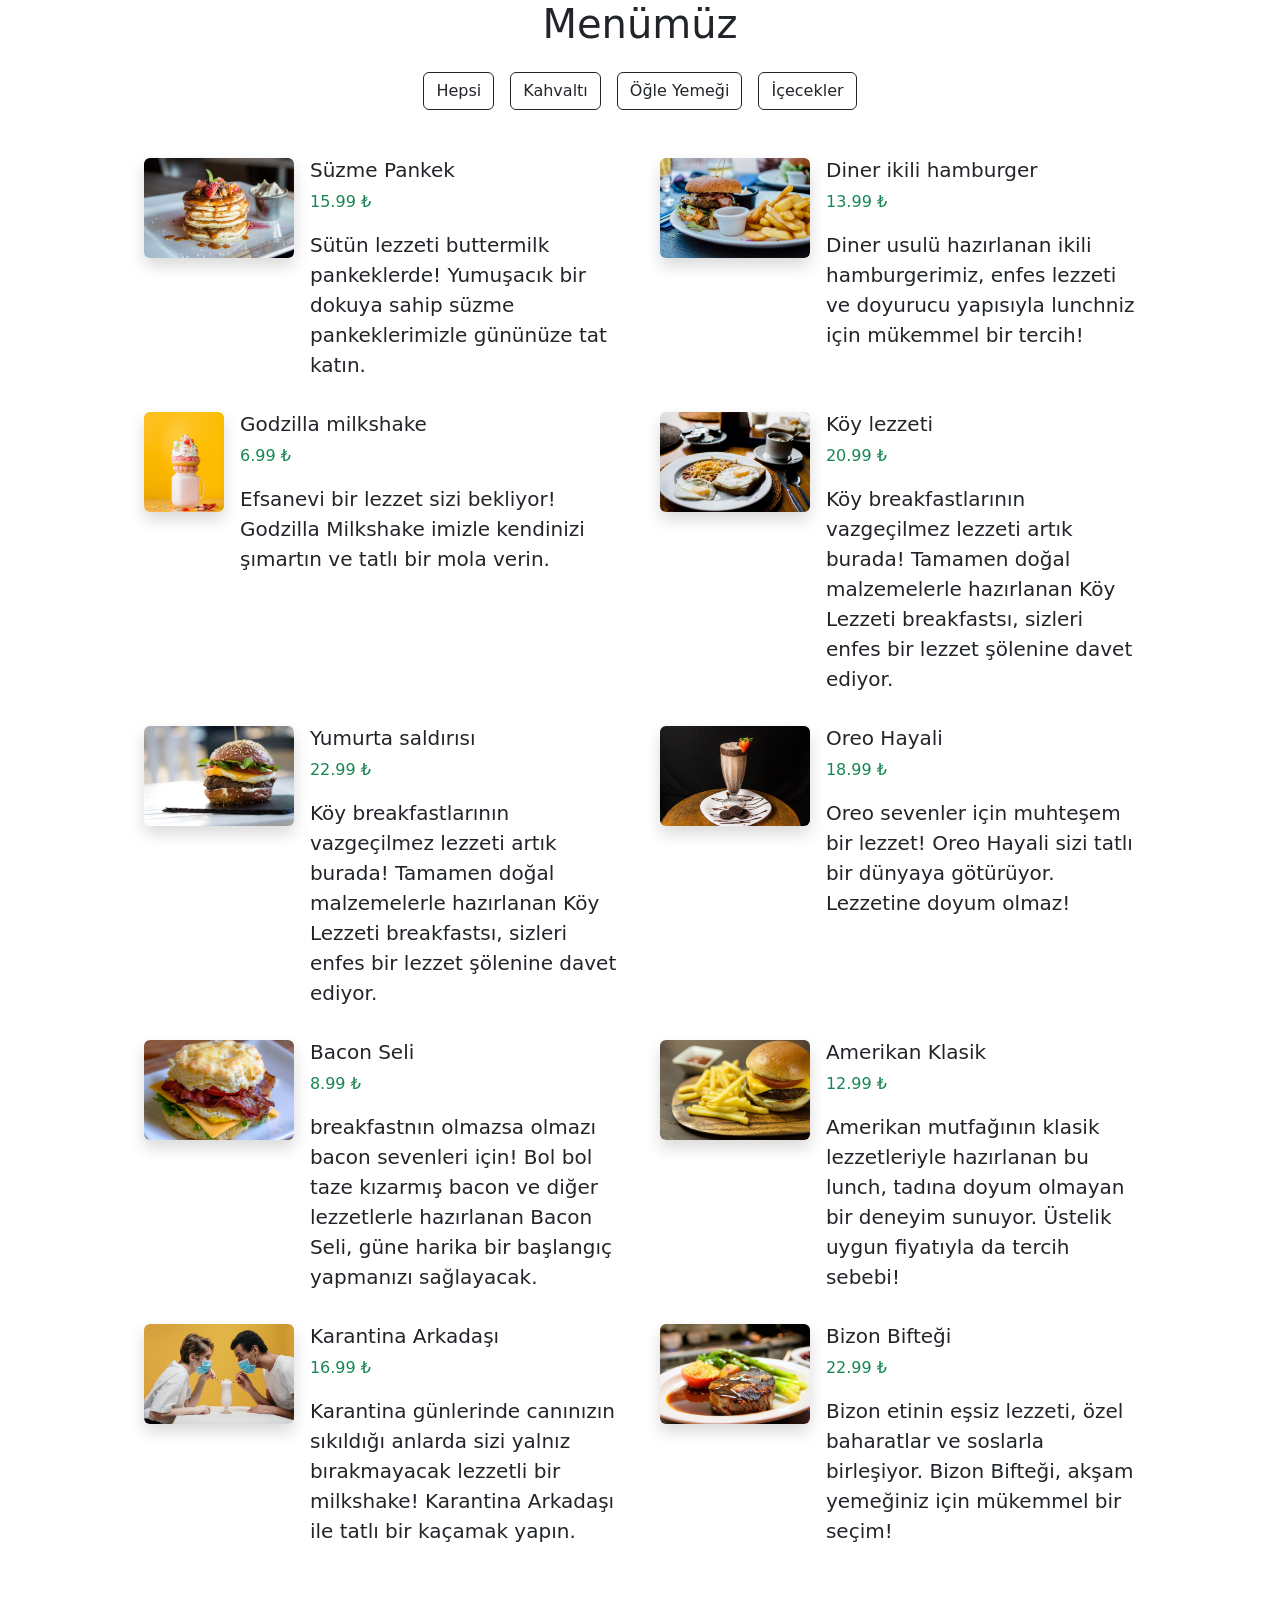
<file: index.html>
<!DOCTYPE html>
<html lang="en">
  <head>
    <meta charset="UTF-8" />
    <meta name="viewport" content="width=device-width, initial-scale=1.0" />
    <title>Document</title>
    <link rel="stylesheet" href="style.css" />
    <link
      rel="stylesheet"
      href="https://cdnjs.cloudflare.com/ajax/libs/bootstrap/5.3.1/css/bootstrap.min.css"
    />
  </head>
  <body>
    <!-- üst kısım -->
    <h1 class="text-center">Menümüz</h1>
    <!-- butonlar -->
    <div
      class="d-flex justify-content-center gap-3 my-4"
      id="buttons-area"
    ></div>

    <!-- Menü Alanı -->
    <div
      id="menu-area"
      class="row row-cols-2 justify-content-center gap-3 my-5"
    ></div>
    <!-- js bağlantısı-->
    <script type="module" src="/main.js"></script>
  </body>
</html>
</file>
<file: style.css>
#card {
  max-width: 500px;
}

#card img {
  width: 150px;
  height: 100px;
}

@media (max-width: 760px) {
  #card {
    max-width: 400px;
  }

  #card img {
    width: 100%;
    height: 240px;
  }
}
</file>
